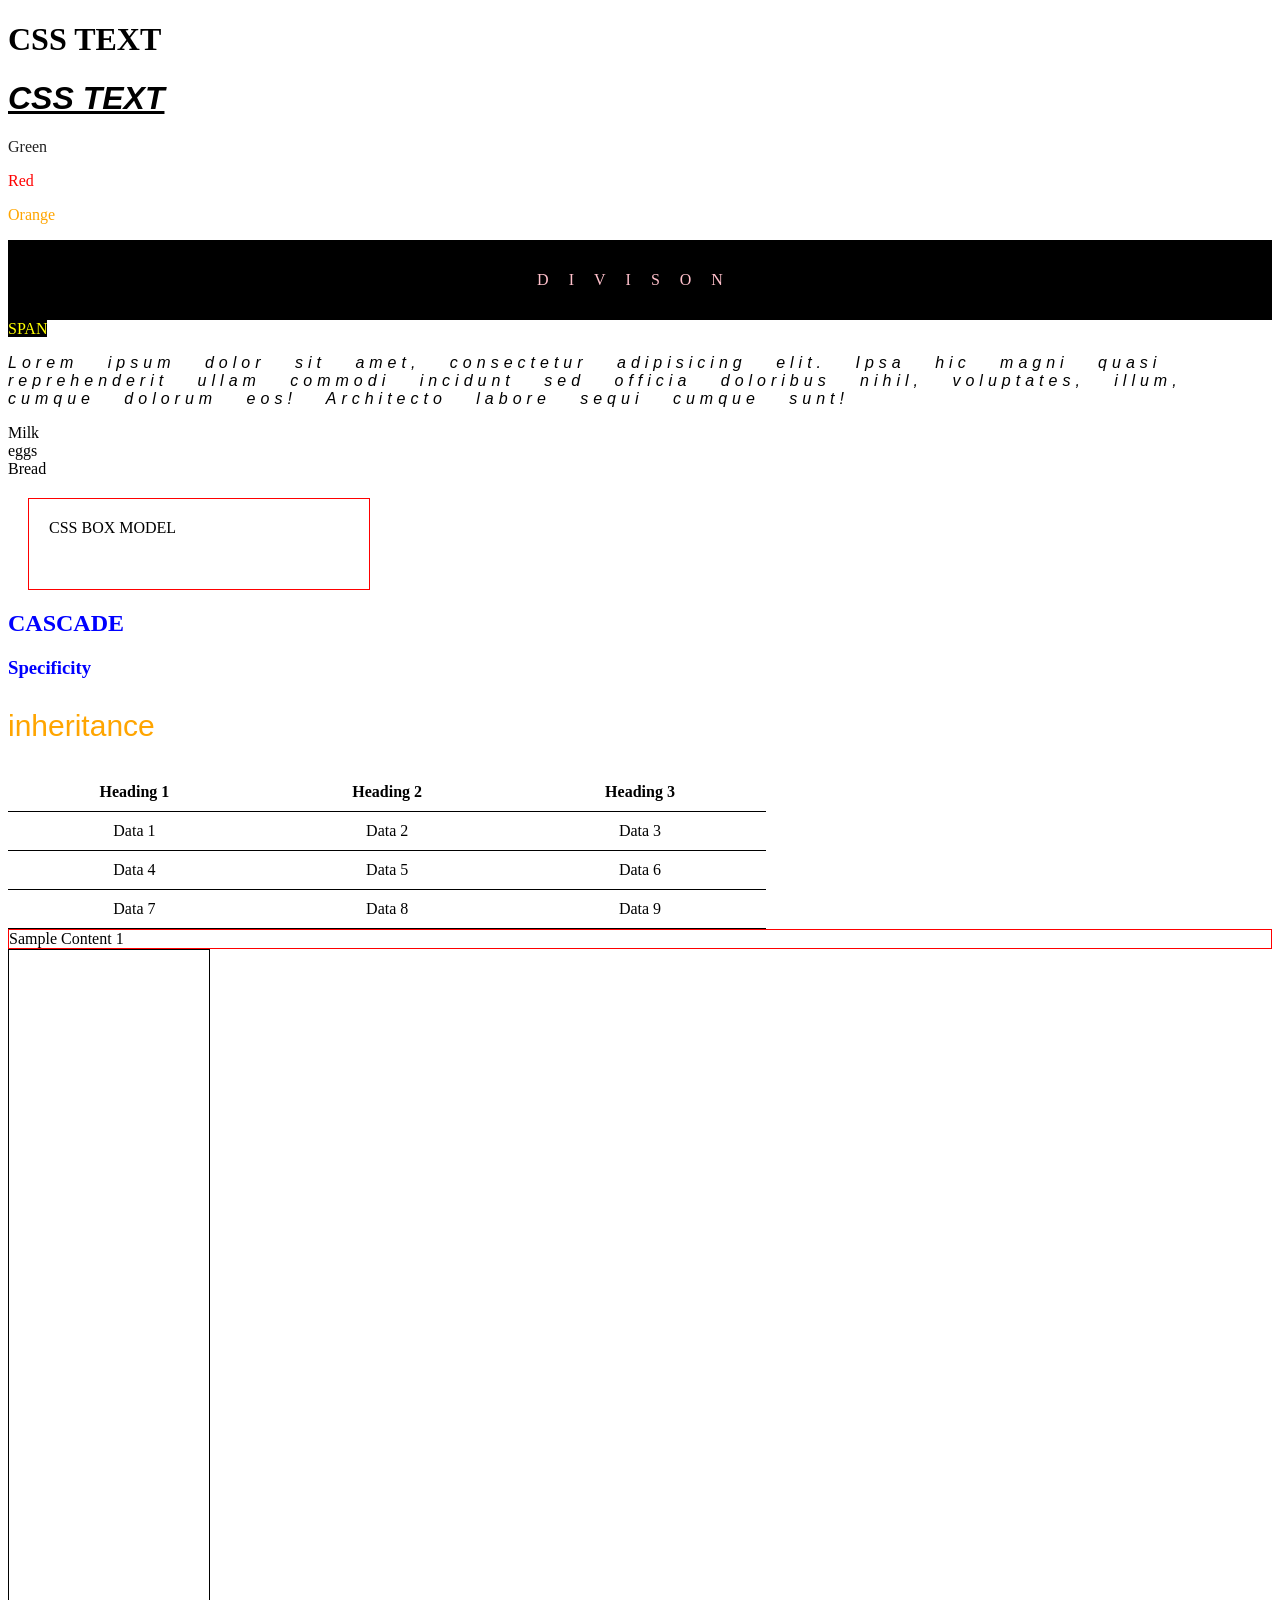
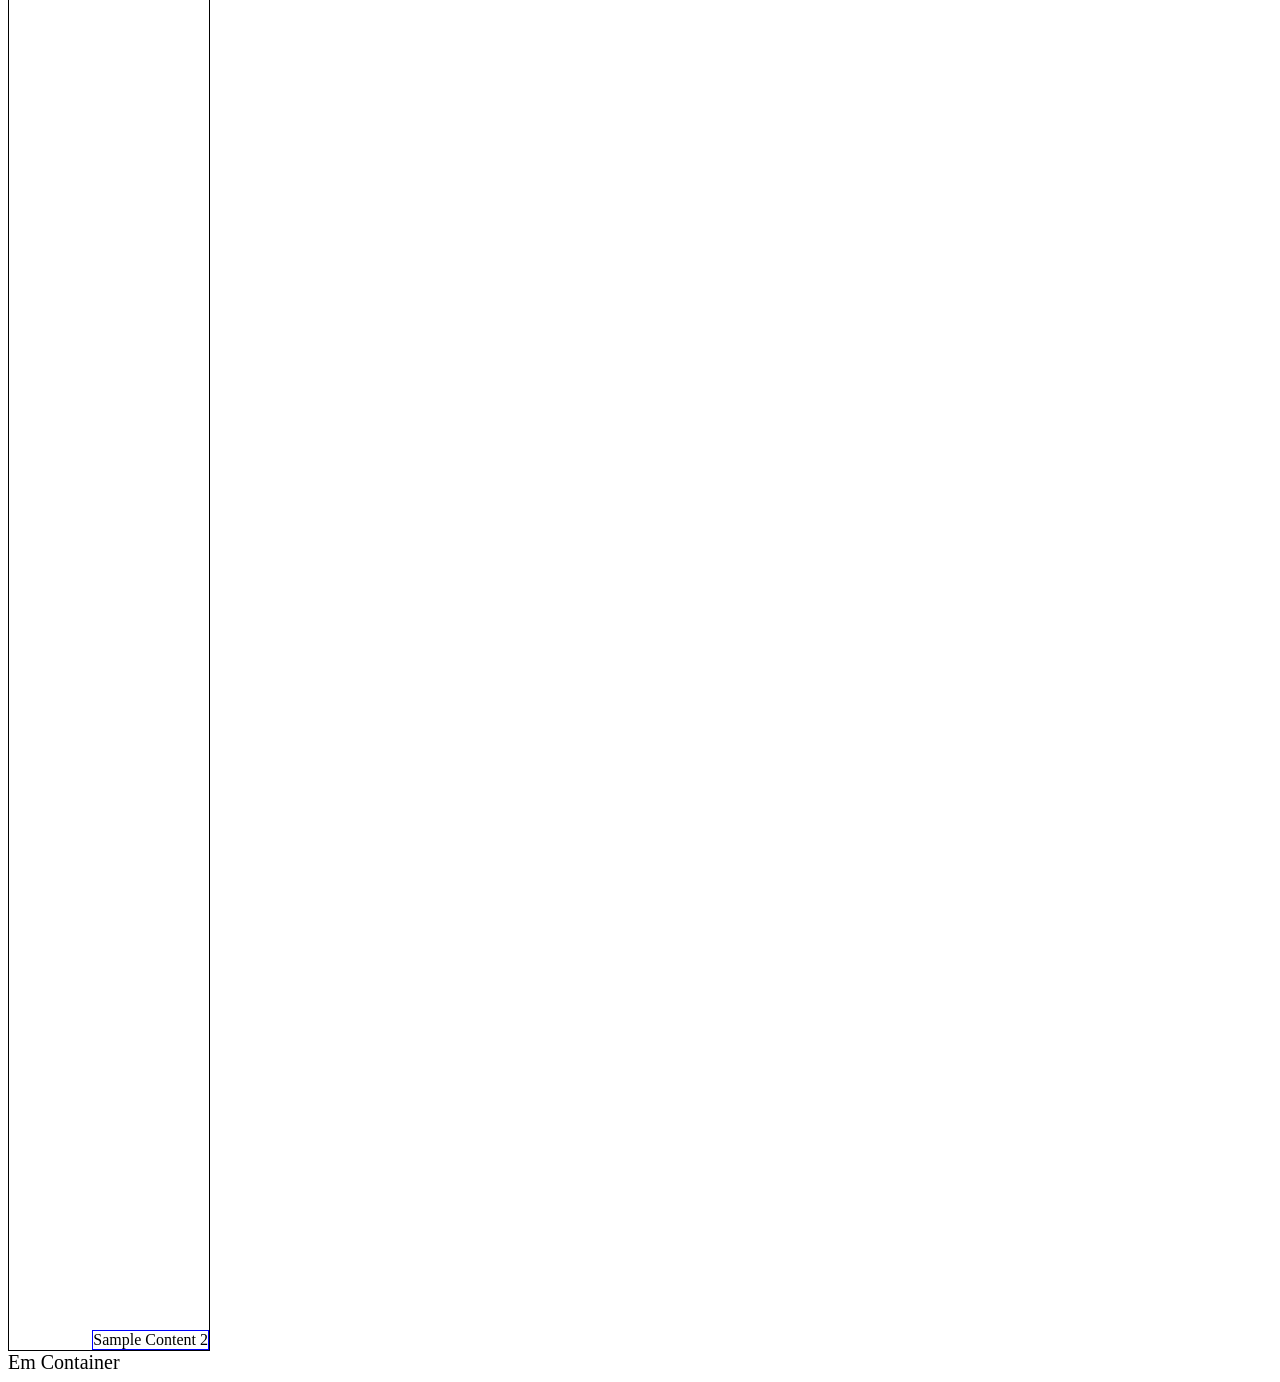
<file: css/index.html>
<!DOCTYPE html>
<html lang="en">
  <head>
    <meta charset="UTF-8" />
    <meta http-equiv="X-UA-Compatible" content="IE=edge" />
    <meta name="viewport" content="width=device-width, initial-scale=1.0" />
    <title>Document</title>
    <link rel="stylesheet" href="styles.css" />
  </head>
  <body>
    <h1>CSS TEXT</h1>
    <h1 class="font-styles">CSS TEXT</h1>

    <p class="go">Green</p>
    <p class="stop">Red</p>
    <p id="look">Orange</p>

    <div class="divison">DIVISON</div>
    <span class="span">SPAN</span>
    <p class="para">
      Lorem ipsum dolor sit amet, consectetur adipisicing elit. Ipsa hic magni
      quasi reprehenderit ullam commodi incidunt sed officia doloribus nihil,
      voluptates, illum, cumque dolorum eos! Architecto labore sequi cumque
      sunt!
    </p>

    <ul>
      <li>Milk</li>
      <li>eggs</li>
      <li>Bread</li>
    </ul>

    <div class="box-model">CSS BOX MODEL</div>

    <h2>CASCADE</h2>

    <h3 id="specificity" class="specificity">Specificity</h3>

    <div class="inheritance">
      <p>inheritance</p>
    </div>

    <table>
      <thead>
        <tr>
          <th>Heading 1</th>
          <th>Heading 2</th>
          <th>Heading 3</th>
        </tr>
      </thead>
      <tbody>
        <tr>
          <td>Data 1</td>
          <td>Data 2</td>
          <td>Data 3</td>
        </tr>
        <tr>
          <td>Data 4</td>
          <td>Data 5</td>
          <td>Data 6</td>
        </tr>
        <tr>
          <td>Data 7</td>
          <td>Data 8</td>
          <td>Data 9</td>
        </tr>
      </tbody>
    </table>

    <div class="content1">Sample Content 1</div>

    <div class="container">
      <span class="content2">Sample Content 2</span>
    </div>

    <div class="em-container">Em Container</div>
  </body>
</html>
</file>
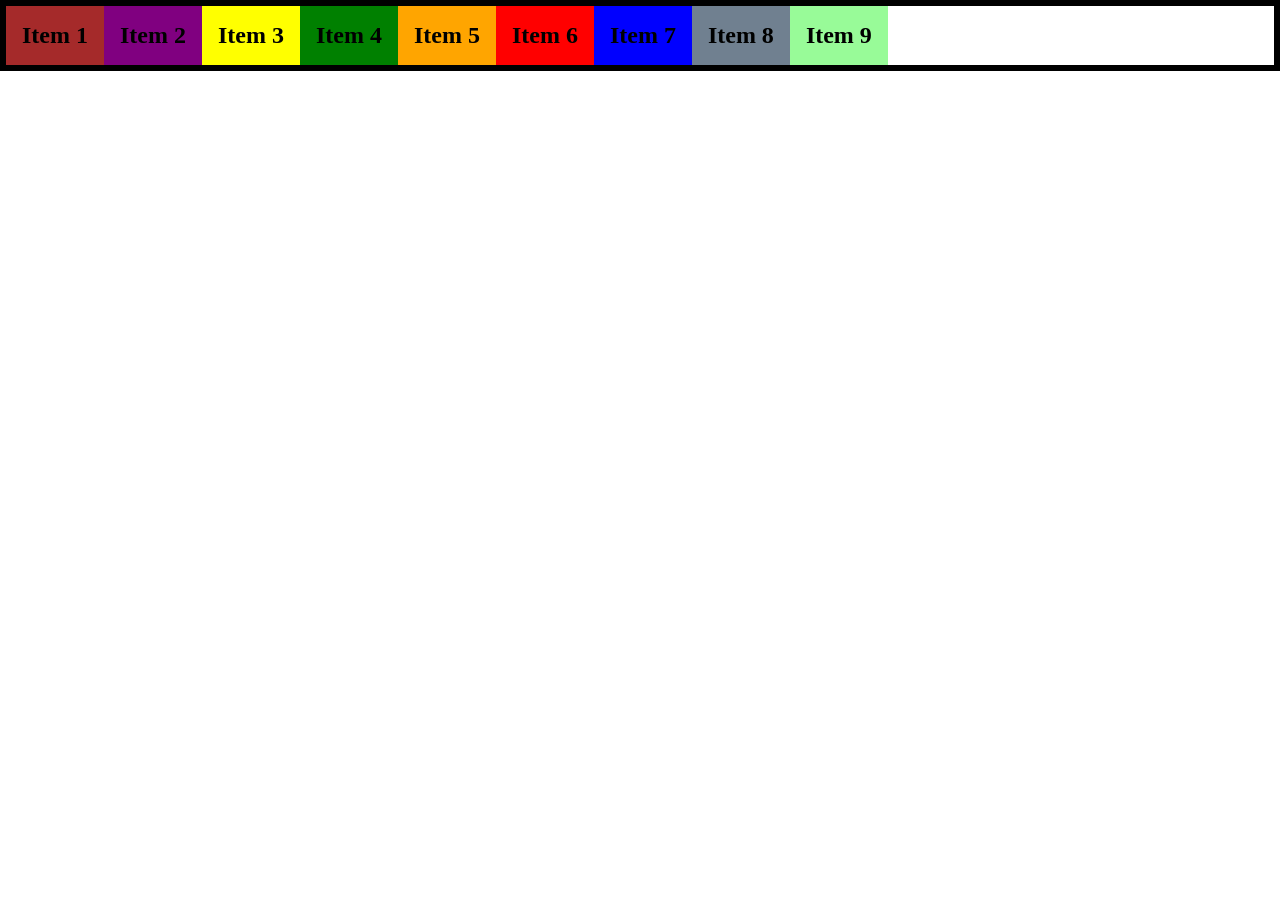
<file: flexbox/index.html>
<!DOCTYPE html>
<html lang="en">
<head>
    <meta charset="UTF-8">
    <meta http-equiv="X-UA-Compatible" content="IE=edge">
    <meta name="viewport" content="width=device-width, initial-scale=1.0">
    <title>Document</title>
    <link rel="stylesheet" href="styles.css">
</head>
<body>
    <div class="container">
        <div class="flex-item item1">Item 1</div>
        <div class="flex-item item2">Item 2</div>
        <div class="flex-item item3">Item 3</div>
        <div class="flex-item item4">Item 4</div>
        <div class="flex-item item5">Item 5</div>
        <div class="flex-item item6">Item 6</div>
        <div class="flex-item item7">Item 7</div>
        <div class="flex-item item8">Item 8</div>
        <div class="flex-item item9">Item 9</div>
    </div>
</body>
</html>
</file>
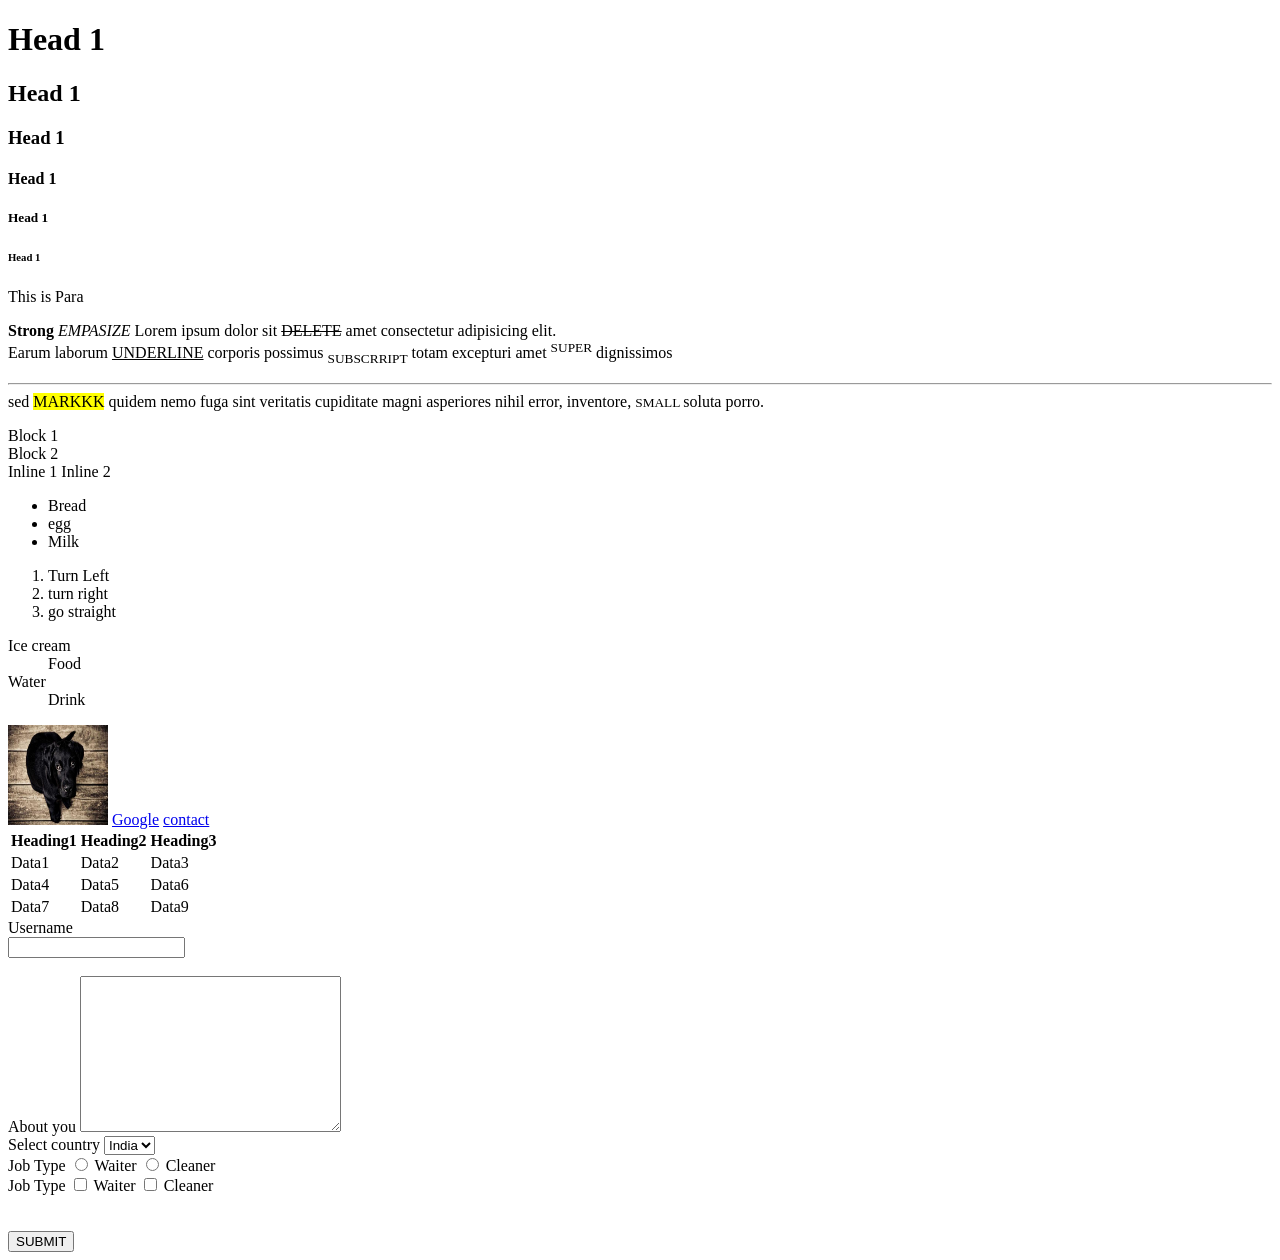
<file: html/index.html>
<!DOCTYPE html>
<html>
    <head>
        <title>HTML Crash</title>
        <meta charset="utf-8">
        <meta name="author" content="Aditya">
        <meta name="Description" content="This is a basic HTML page">
        <meta name="viewport" content="width-device-width, initial-scale-1.0">
    </head>
    <body>
        <h1>Head 1</h1>
        <h2>Head 1</h2>
        <h3>Head 1</h3>
        <h4>Head 1</h4>
        <h5>Head 1</h5>
        <h6>Head 1</h6>
        
        <p>This is Para</p>
        <p> <strong>Strong</strong> <em>EMPASIZE</em> Lorem ipsum dolor sit <del>DELETE</del> amet consectetur adipisicing elit. <br> Earum laborum <ins>UNDERLINE</ins> corporis possimus <sub>SUBSCRRIPT</sub> totam excepturi amet <sup>SUPER</sup> dignissimos <br> <hr> sed <mark>MARKKK</mark> quidem nemo fuga sint veritatis cupiditate magni asperiores nihil error, inventore, <small>SMALL </small> soluta porro.</p>

        <div>Block 1</div>
        <div>Block 2</div>

        <span>Inline 1</span>
        <span>Inline 2</span>

        <ul>
            <li>Bread</li>
            <li>egg</li>
            <li>Milk</li>
        </ul>

        <OL>
            <li>Turn Left</li>
            <li>turn right</li>
            <li>go straight</li>
        </OL>    

        <dl>
            <dt>Ice cream</dt>
            <dd>Food</dd>
            <dt>Water</dt>
            <dd>Drink</dd>
        </dl>

        <img src="temp.jpg" width="100" height="100" alt="dog">
        <a href="https://google.com" target="_blank">Google</a>
        <a href="contact.html">contact</a>

        <table>
            <thead>
                <tr>
                    <th>Heading1</th>
                    <th>Heading2</th>
                    <th>Heading3</th>
                </tr>
            </thead>
            <tbody>
                <tr>
                    <td>Data1</td>
                    <td>Data2</td>
                    <td>Data3</td>
                </tr>
                <tr>
                    <td>Data4</td>
                    <td>Data5</td>
                    <td>Data6</td>
                </tr>
                <tr>
                    <td>Data7</td>
                    <td>Data8</td>
                    <td>Data9</td>
                </tr>
            </tbody>
        </table>

        <form>
            <label for="username"> Username </label><br>
            <input type="text" id="username"><br>
            <br>
            <label for="about">About you</label>
            <textarea id="about" cols="30" rows="10"></textarea>
            <br>
            <label for="country">Select country</label>
            <select id="country">
                <option value="India">India</option>
                <option value="USA">USA</option>
                <option value="VN">VN</option>
            </select>
            <br>
            <label>Job Type</label>
            <input type="radio" name="jobtype" value="Waiter" id="Waiter">
            <label for="Waiter">Waiter</label>
            <input type="radio" name="jobtype" value="Cleaner" id="Cleaner">
            <label for="Cleaner">Cleaner</label>
            <br>
            <label for="job">Job Type</label>
            <input type="checkbox" name="jobtype" value="Waiter" id="Waiter">
            <label for="Waiter">Waiter</label>
            <input type="checkbox" name="jobtype" value="Cleaner" id="Cleaner">
            <label for="Cleaner">Cleaner</label>
            <br>
            <br>
            <br>
            <button>SUBMIT</button>
        </form>
    </body>
</html>
</file>
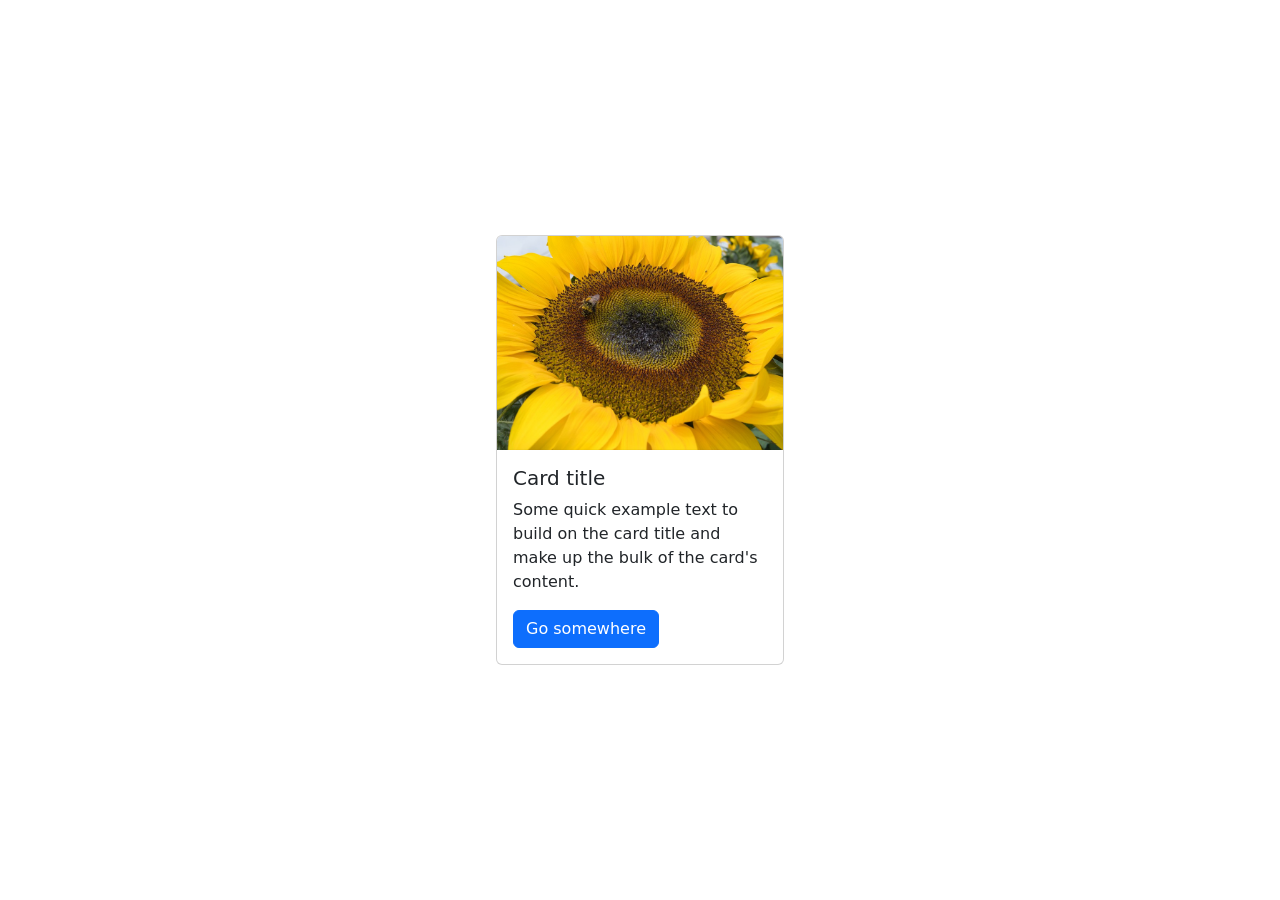
<file: angela yu prac/11.0 Bootstrap Intro/index.html>
<!doctype html>
<html lang="en">

<head>
  <meta charset="utf-8">
  <meta name="viewport" content="width=device-width, initial-scale=1">
  <title>Bootstrap</title>
  <link href="https://cdn.jsdelivr.net/npm/bootstrap@5.3.0/dist/css/bootstrap.min.css" rel="stylesheet" integrity="sha384-9ndCyUaIbzAi2FUVXJi0CjmCapSmO7SnpJef0486qhLnuZ2cdeRhO02iuK6FUUVM" crossorigin="anonymous">
  <style>
    .flex-container{
      display: flex;
      justify-content: center;
      height: 100vh;
      align-items: center;
    }
  </style>
</head>

<body>
  <div class="flex-container">
    <div class="card" style="width: 18rem;">
      <img src="flower.jpg" class="card-img-top" alt="...">
      <div class="card-body">
        <h5 class="card-title">Card title</h5>
        <p class="card-text">Some quick example text to build on the card title and make up the bulk of the card's content.</p>
        <a href="#" class="btn btn-primary">Go somewhere</a>
      </div>
    </div>
  </div>
</body>

</html>
</file>
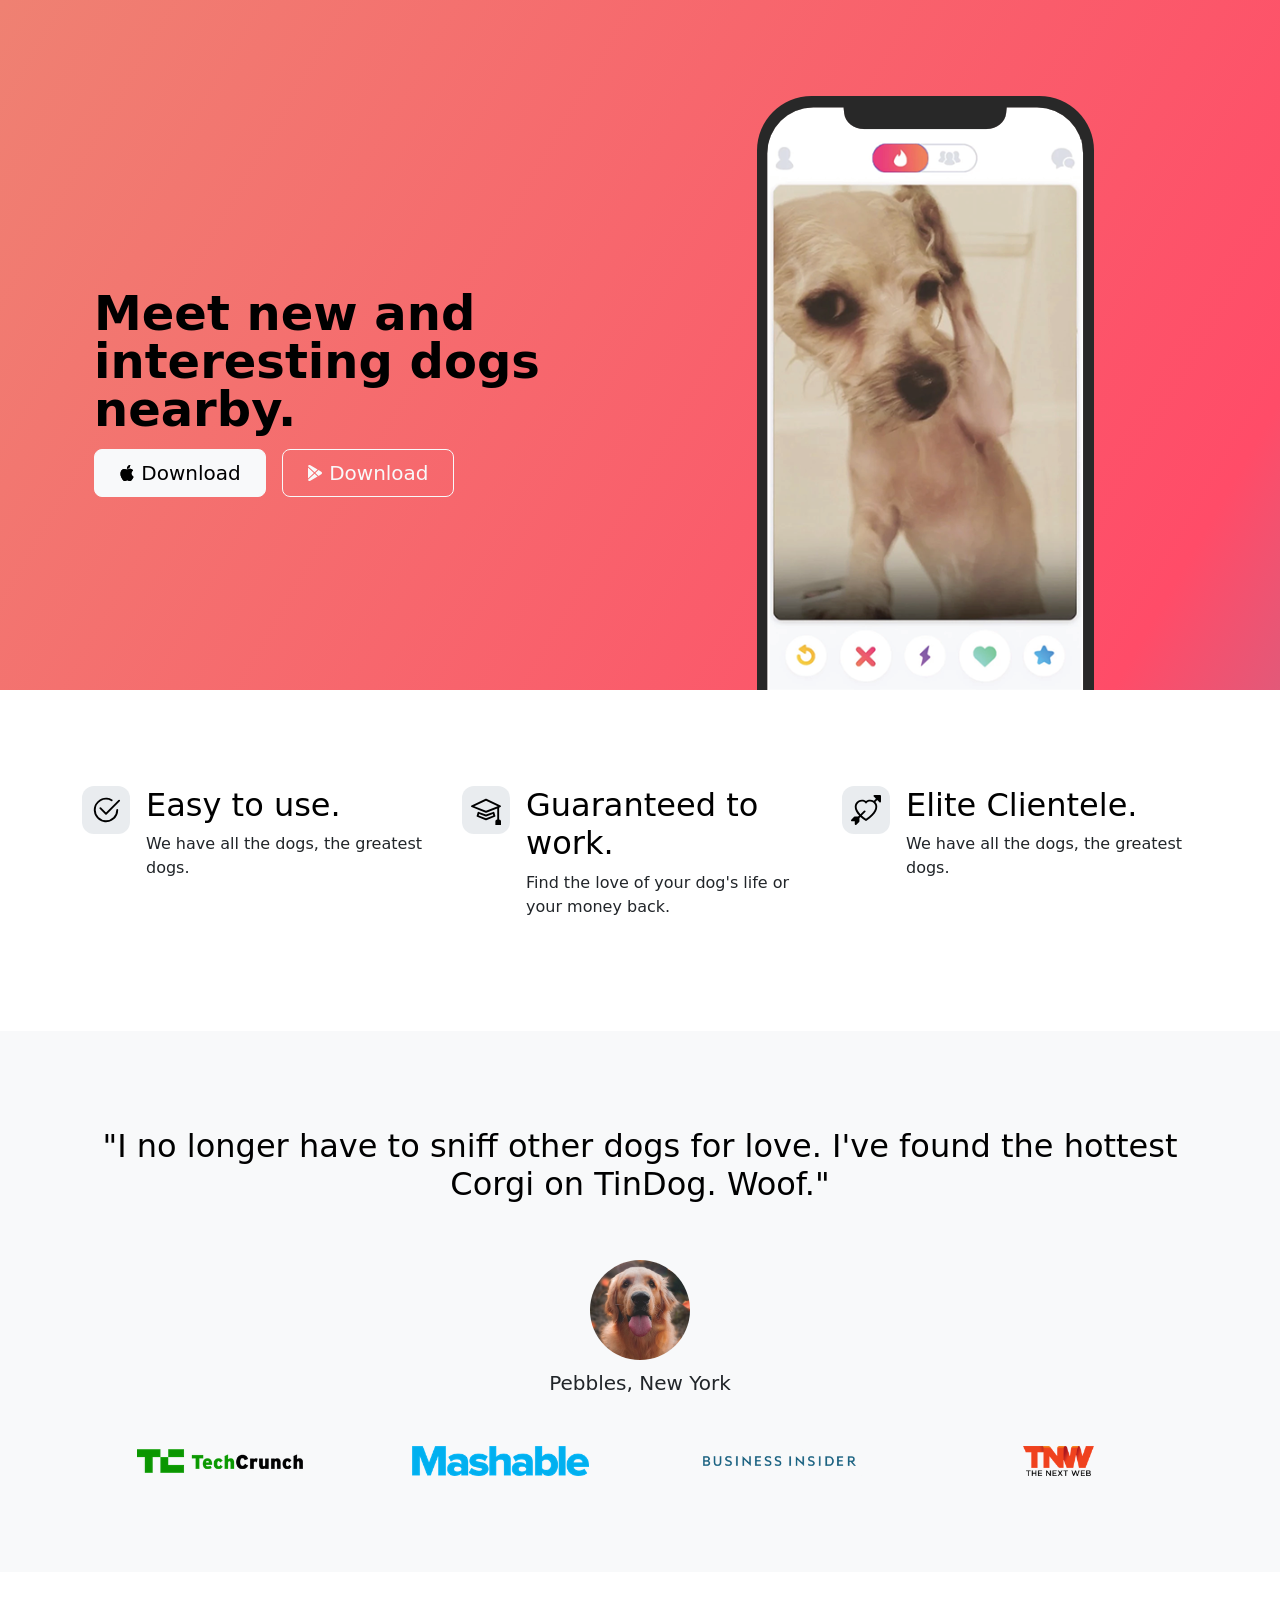
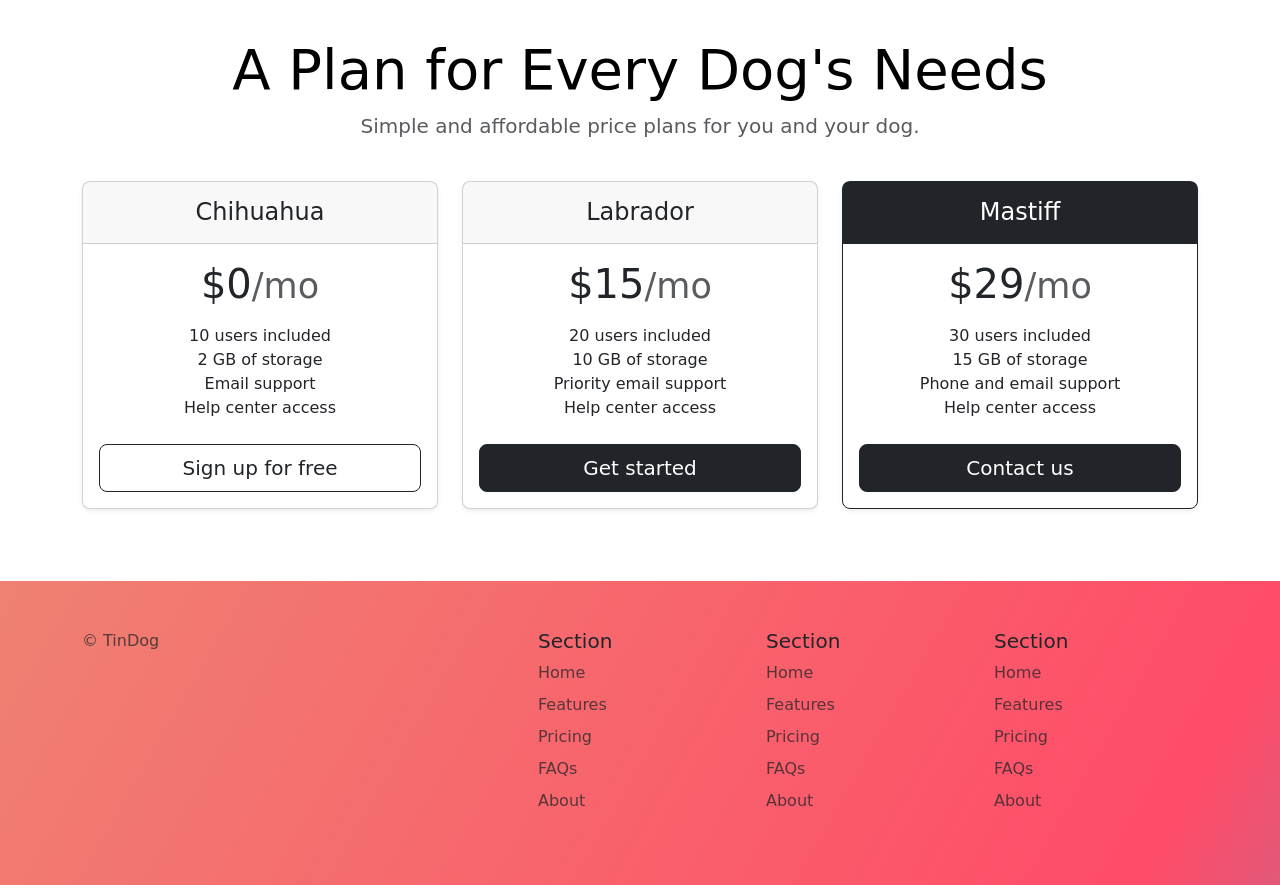
<file: angela yu prac/11.3 TinDog Project/index.html>
<!DOCTYPE html>
<html lang="en">

<head>
  <meta charset="UTF-8">
  <meta name="viewport" content="width=device-width, initial-scale=1.0">
  <title>TinDog</title>
  <link href="https://cdn.jsdelivr.net/npm/bootstrap@5.3.0/dist/css/bootstrap.min.css" rel="stylesheet" integrity="sha384-9ndCyUaIbzAi2FUVXJi0CjmCapSmO7SnpJef0486qhLnuZ2cdeRhO02iuK6FUUVM" crossorigin="anonymous">
  <link rel="stylesheet" href="./css/style.css">
</head>

<body>

  <!-- Title -->
  <section id="title" class="gradient-background">
    <div class="container col-xxl-8 px-4 pt-5">
      <div class="row flex-lg-row-reverse align-items-center g-5 pt-5">
        <div class="col-10 col-sm-8 col-lg-6">
          <img src="./images/iphone.png" class="d-block mx-lg-auto img-fluid" alt="App Demo" height="200" loading="lazy">
        </div>
        <div class="col-lg-6">
          <h1 class="display-5 fw-bold text-body-emphasis lh-1 mb-3">Meet new and interesting dogs nearby.</h1>
          <div class="d-grid gap-2 d-md-flex justify-content-md-start">
            <button type="button" class="btn btn-light btn-lg px-4 me-md-2"><svg xmlns="http://www.w3.org/2000/svg" width="16" height="16" fill="currentColor"
              class="bi bi-apple mb-1" viewBox="0 0 16 16">
<path
                d="M11.182.008C11.148-.03 9.923.023 8.857 1.18c-1.066 1.156-.902 2.482-.878 2.516.024.034 1.52.087 2.475-1.258.955-1.345.762-2.391.728-2.43Zm3.314 11.733c-.048-.096-2.325-1.234-2.113-3.422.212-2.189 1.675-2.789 1.698-2.854.023-.065-.597-.79-1.254-1.157a3.692 3.692 0 0 0-1.563-.434c-.108-.003-.483-.095-1.254.116-.508.139-1.653.589-1.968.607-.316.018-1.256-.522-2.267-.665-.647-.125-1.333.131-1.824.328-.49.196-1.422.754-2.074 2.237-.652 1.482-.311 3.83-.067 4.56.244.729.625 1.924 1.273 2.796.576.984 1.34 1.667 1.659 1.899.319.232 1.219.386 1.843.067.502-.308 1.408-.485 1.766-.472.357.013 1.061.154 1.782.539.571.197 1.111.115 1.652-.105.541-.221 1.324-1.059 2.238-2.758.347-.79.505-1.217.473-1.282Z" />
<path
                d="M11.182.008C11.148-.03 9.923.023 8.857 1.18c-1.066 1.156-.902 2.482-.878 2.516.024.034 1.52.087 2.475-1.258.955-1.345.762-2.391.728-2.43Zm3.314 11.733c-.048-.096-2.325-1.234-2.113-3.422.212-2.189 1.675-2.789 1.698-2.854.023-.065-.597-.79-1.254-1.157a3.692 3.692 0 0 0-1.563-.434c-.108-.003-.483-.095-1.254.116-.508.139-1.653.589-1.968.607-.316.018-1.256-.522-2.267-.665-.647-.125-1.333.131-1.824.328-.49.196-1.422.754-2.074 2.237-.652 1.482-.311 3.83-.067 4.56.244.729.625 1.924 1.273 2.796.576.984 1.34 1.667 1.659 1.899.319.232 1.219.386 1.843.067.502-.308 1.408-.485 1.766-.472.357.013 1.061.154 1.782.539.571.197 1.111.115 1.652-.105.541-.221 1.324-1.059 2.238-2.758.347-.79.505-1.217.473-1.282Z" />
</svg> Download</button>
            <button type="button" class="btn btn-outline-light btn-lg px-4"><svg xmlns="http://www.w3.org/2000/svg" width="16" height="16" fill="currentColor"
              class="bi bi-google-play mb-1" viewBox="0 0 16 16">
<path
                d="M14.222 9.374c1.037-.61 1.037-2.137 0-2.748L11.528 5.04 8.32 8l3.207 2.96 2.694-1.586Zm-3.595 2.116L7.583 8.68 1.03 14.73c.201 1.029 1.36 1.61 2.303 1.055l7.294-4.295ZM1 13.396V2.603L6.846 8 1 13.396ZM1.03 1.27l6.553 6.05 3.044-2.81L3.333.215C2.39-.341 1.231.24 1.03 1.27Z" />
</svg> Download</button>
          </div>
        </div>
      </div>
    </div>
  </section>
  <!-- Features -->
  <section id="features">
    <div class="container mt-5">
    <div class="row g-4 py-5 row-cols-1 row-cols-lg-3">
      <div class="col d-flex align-items-start">
        <div class="icon-square text-body-emphasis bg-body-secondary d-inline-flex align-items-center justify-content-center fs-4 flex-shrink-0 me-3">
          <svg xmlns="http://www.w3.org/2000/svg" height="30" fill="currentColor" class="bi bi-check2-circle"
              viewBox="0 0 16 16">
<path
                d="M2.5 8a5.5 5.5 0 0 1 8.25-4.764.5.5 0 0 0 .5-.866A6.5 6.5 0 1 0 14.5 8a.5.5 0 0 0-1 0 5.5 5.5 0 1 1-11 0z" />
<path
                d="M15.354 3.354a.5.5 0 0 0-.708-.708L8 9.293 5.354 6.646a.5.5 0 1 0-.708.708l3 3a.5.5 0 0 0 .708 0l7-7z" />
</svg>
        </div>
        <div>
          <h3 class="fs-2 text-body-emphasis">Easy to use.</h3>
          <p>We have all the dogs, the greatest dogs.</p>
        </div>
      </div>
      <div class="col d-flex align-items-start">
        <div class="icon-square text-body-emphasis bg-body-secondary d-inline-flex align-items-center justify-content-center fs-4 flex-shrink-0 me-3">
          <svg xmlns="http://www.w3.org/2000/svg" height="30" fill="currentColor" class="bi bi-mortarboard" viewBox="0 0 16 16">
            <path d="M8.211 2.047a.5.5 0 0 0-.422 0l-7.5 3.5a.5.5 0 0 0 .025.917l7.5 3a.5.5 0 0 0 .372 0L14 7.14V13a1 1 0 0 0-1 1v2h3v-2a1 1 0 0 0-1-1V6.739l.686-.275a.5.5 0 0 0 .025-.917l-7.5-3.5ZM8 8.46 1.758 5.965 8 3.052l6.242 2.913L8 8.46Z"/>
            <path d="M4.176 9.032a.5.5 0 0 0-.656.327l-.5 1.7a.5.5 0 0 0 .294.605l4.5 1.8a.5.5 0 0 0 .372 0l4.5-1.8a.5.5 0 0 0 .294-.605l-.5-1.7a.5.5 0 0 0-.656-.327L8 10.466 4.176 9.032Zm-.068 1.873.22-.748 3.496 1.311a.5.5 0 0 0 .352 0l3.496-1.311.22.748L8 12.46l-3.892-1.556Z"/>
            </svg>
        </div>
        <div>
          <h3 class="fs-2 text-body-emphasis">Guaranteed to work.</h3>
          <p>Find the love of your dog's life or your money back.</p>
        </div>
      </div>
      <div class="col d-flex align-items-start">
        <div class="icon-square text-body-emphasis bg-body-secondary d-inline-flex align-items-center justify-content-center fs-4 flex-shrink-0 me-3">
          <svg xmlns="http://www.w3.org/2000/svg" height="30" fill="currentColor" class="bi bi-arrow-through-heart"
              viewBox="0 0 16 16">
<path fill-rule="evenodd"
                d="M2.854 15.854A.5.5 0 0 1 2 15.5V14H.5a.5.5 0 0 1-.354-.854l1.5-1.5A.5.5 0 0 1 2 11.5h1.793l.53-.53c-.771-.802-1.328-1.58-1.704-2.32-.798-1.575-.775-2.996-.213-4.092C3.426 2.565 6.18 1.809 8 3.233c1.25-.98 2.944-.928 4.212-.152L13.292 2 12.147.854A.5.5 0 0 1 12.5 0h3a.5.5 0 0 1 .5.5v3a.5.5 0 0 1-.854.354L14 2.707l-1.006 1.006c.236.248.44.531.6.845.562 1.096.585 2.517-.213 4.092-.793 1.563-2.395 3.288-5.105 5.08L8 13.912l-.276-.182a21.86 21.86 0 0 1-2.685-2.062l-.539.54V14a.5.5 0 0 1-.146.354l-1.5 1.5Zm2.893-4.894A20.419 20.419 0 0 0 8 12.71c2.456-1.666 3.827-3.207 4.489-4.512.679-1.34.607-2.42.215-3.185-.817-1.595-3.087-2.054-4.346-.761L8 4.62l-.358-.368c-1.259-1.293-3.53-.834-4.346.761-.392.766-.464 1.845.215 3.185.323.636.815 1.33 1.519 2.065l1.866-1.867a.5.5 0 1 1 .708.708L5.747 10.96Z" />
</svg>
        </div>
        <div>
          <h3 class="fs-2 text-body-emphasis">Elite Clientele.</h3>
          <p>We have all the dogs, the greatest dogs.</p>
        </div>
      </div>
    </div>
  </div>
  </section>
  <!-- Testimonial -->
  <section id="testimonial">
    <div class="my-5">
      <div class="p-5 text-center bg-body-tertiary">
        <div class="container py-5">
          <h2 class="text-body-emphasis ">"I no longer have to sniff other dogs for love. I've found the hottest Corgi on TinDog. Woof."</h2>
          <img src="./images/dog-img.jpg" class="profile-img mt-5">
          <p class="col-lg-8 mx-auto lead mt-2">
            Pebbles, New York
          </p>
          <div class="container mt-5">
            <div class="row">
              <div class="col lg-3 col sm-12">
                <img src="./images/techcrunch.png" alt="techcrunch" height="30">
              </div>
              <div class="col lg-3 col sm-12">
                <img src="./images/mashable.png" alt="mashable" height="30">
              </div>
              <div class="col lg-3 col sm-12">
                <img src="./images/bizinsider.png" alt="bizinsider" height="30">
              </div>
              <div class="col lg-3 col sm-12">
                <img src="./images/tnw.png" alt="tnw" height="30">
              </div>
            </div>
          </div>
        </div>
      </div>
    </div>

  </section>
  <!-- Pricing -->
  <section id="pricing">
    <div class="container">
      <div class="pricing-header p-3 pb-md-4 mx-auto text-center">
        <h1 class="display-4 fw-normal text-body-emphasis">A Plan for Every Dog's Needs</h1>
        <p class="fs-5 text-body-secondary">Simple and affordable price plans for you and your dog.</p>
      </div>
      <div class="row row-cols-1 row-cols-md-3 mb-3 text-center">
        <div class="col">
          <div class="card mb-4 rounded-3 shadow-sm">
            <div class="card-header py-3">
              <h4 class="my-0 fw-normal">Chihuahua</h4>
            </div>
            <div class="card-body">
              <h1 class="card-title pricing-card-title">$0<small class="text-body-secondary fw-light">/mo</small></h1>
              <ul class="list-unstyled mt-3 mb-4">
                <li>10 users included</li>
                <li>2 GB of storage</li>
                <li>Email support</li>
                <li>Help center access</li>
              </ul>
              <button type="button" class="w-100 btn btn-lg btn-outline-dark">Sign up for free</button>
            </div>
          </div>
        </div>
        <div class="col">
          <div class="card mb-4 rounded-3 shadow-sm">
            <div class="card-header py-3">
              <h4 class="my-0 fw-normal">Labrador</h4>
            </div>
            <div class="card-body">
              <h1 class="card-title pricing-card-title">$15<small class="text-body-secondary fw-light">/mo</small></h1>
              <ul class="list-unstyled mt-3 mb-4">
                <li>20 users included</li>
                <li>10 GB of storage</li>
                <li>Priority email support</li>
                <li>Help center access</li>
              </ul>
              <button type="button" class="w-100 btn btn-lg btn-dark">Get started</button>
            </div>
          </div>
        </div>
        <div class="col">
          <div class="card mb-4 rounded-3 shadow-sm border-dark">
            <div class="card-header py-3 text-bg-dark border-dark">
              <h4 class="my-0 fw-normal">Mastiff</h4>
            </div>
            <div class="card-body">
              <h1 class="card-title pricing-card-title">$29<small class="text-body-secondary fw-light">/mo</small></h1>
              <ul class="list-unstyled mt-3 mb-4">
                <li>30 users included</li>
                <li>15 GB of storage</li>
                <li>Phone and email support</li>
                <li>Help center access</li>
              </ul>
              <button type="button" class="w-100 btn btn-lg btn-dark">Contact us</button>
            </div>
          </div>
        </div>
      </div>
    </div>
  </section>
  <!-- Footer -->
  <section id="footer" class="gradient-background">
    <div class="container">
      <footer class="row row-cols-1 row-cols-sm-2 row-cols-md-5 py-5 mt-5">
        <div class="col mb-3">
          
          <p class="text-body-secondary">© TinDog</p>
        </div>
    
        <div class="col mb-3">
    
        </div>
    
        <div class="col mb-3">
          <h5>Section</h5>
          <ul class="nav flex-column">
            <li class="nav-item mb-2"><a href="#" class="nav-link p-0 text-body-secondary">Home</a></li>
            <li class="nav-item mb-2"><a href="#" class="nav-link p-0 text-body-secondary">Features</a></li>
            <li class="nav-item mb-2"><a href="#" class="nav-link p-0 text-body-secondary">Pricing</a></li>
            <li class="nav-item mb-2"><a href="#" class="nav-link p-0 text-body-secondary">FAQs</a></li>
            <li class="nav-item mb-2"><a href="#" class="nav-link p-0 text-body-secondary">About</a></li>
          </ul>
        </div>
    
        <div class="col mb-3">
          <h5>Section</h5>
          <ul class="nav flex-column">
            <li class="nav-item mb-2"><a href="#" class="nav-link p-0 text-body-secondary">Home</a></li>
            <li class="nav-item mb-2"><a href="#" class="nav-link p-0 text-body-secondary">Features</a></li>
            <li class="nav-item mb-2"><a href="#" class="nav-link p-0 text-body-secondary">Pricing</a></li>
            <li class="nav-item mb-2"><a href="#" class="nav-link p-0 text-body-secondary">FAQs</a></li>
            <li class="nav-item mb-2"><a href="#" class="nav-link p-0 text-body-secondary">About</a></li>
          </ul>
        </div>
    
        <div class="col mb-3">
          <h5>Section</h5>
          <ul class="nav flex-column">
            <li class="nav-item mb-2"><a href="#" class="nav-link p-0 text-body-secondary">Home</a></li>
            <li class="nav-item mb-2"><a href="#" class="nav-link p-0 text-body-secondary">Features</a></li>
            <li class="nav-item mb-2"><a href="#" class="nav-link p-0 text-body-secondary">Pricing</a></li>
            <li class="nav-item mb-2"><a href="#" class="nav-link p-0 text-body-secondary">FAQs</a></li>
            <li class="nav-item mb-2"><a href="#" class="nav-link p-0 text-body-secondary">About</a></li>
          </ul>
        </div>
      </footer>
    </div>
  </section>
</body>

</html>
</file>
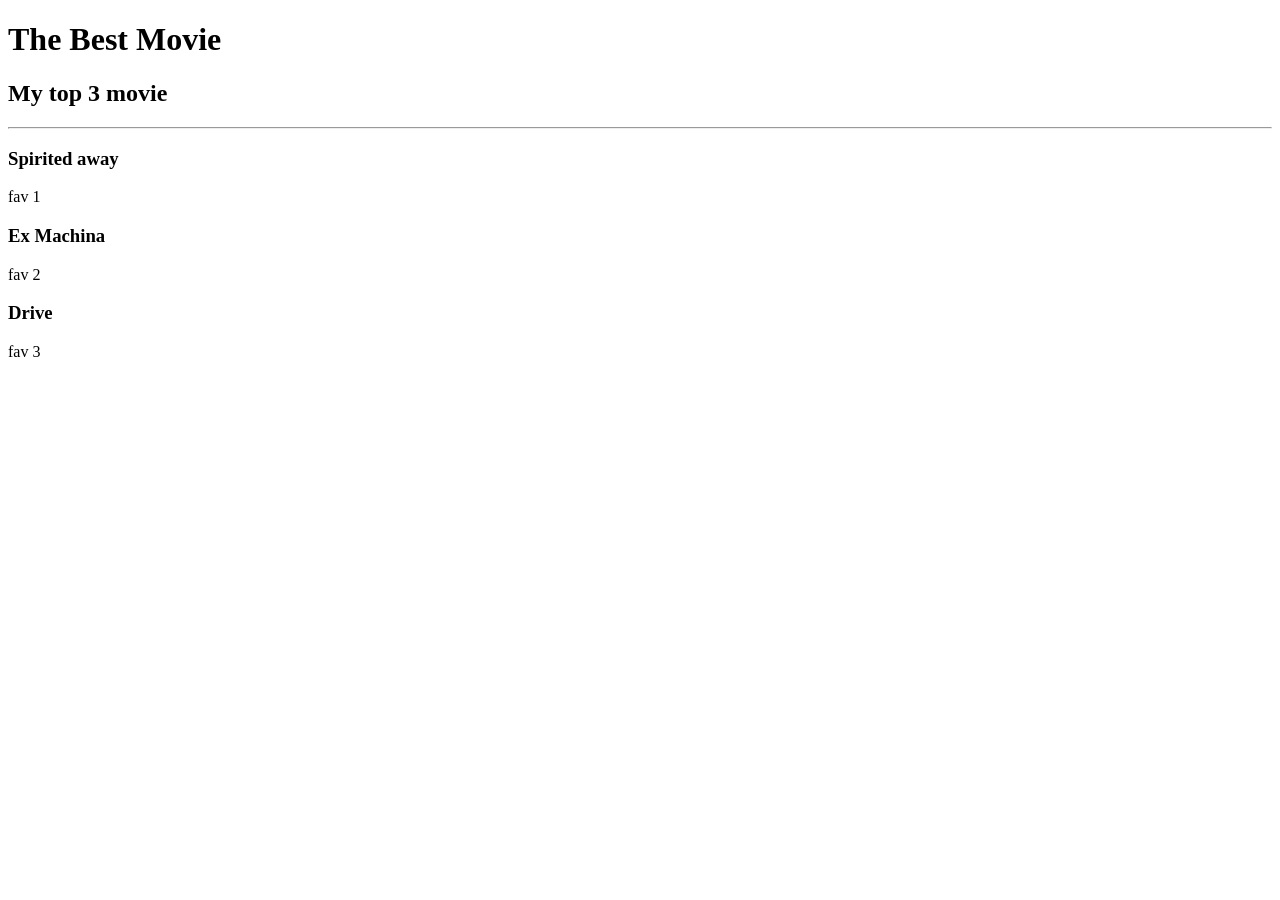
<file: angela yu prac/2.4 Movie Ranking Project/index.html>
<!DOCTYPE html>
<html lang="en">
<head>
    <meta charset="UTF-8">
    <meta name="viewport" content="width=device-width, initial-scale=1.0">
    <title>HTML</title>
</head>
<body>
    <h1>The Best Movie</h1>
    <h2>My top 3 movie</h2>
    <hr>
    <h3>Spirited away</h3>
    <p>fav 1</p>
    <h3>Ex Machina</h3>
    <p>fav 2</p>
    <h3>Drive</h3>
    <p>fav 3</p>

</body>
</html>
</file>
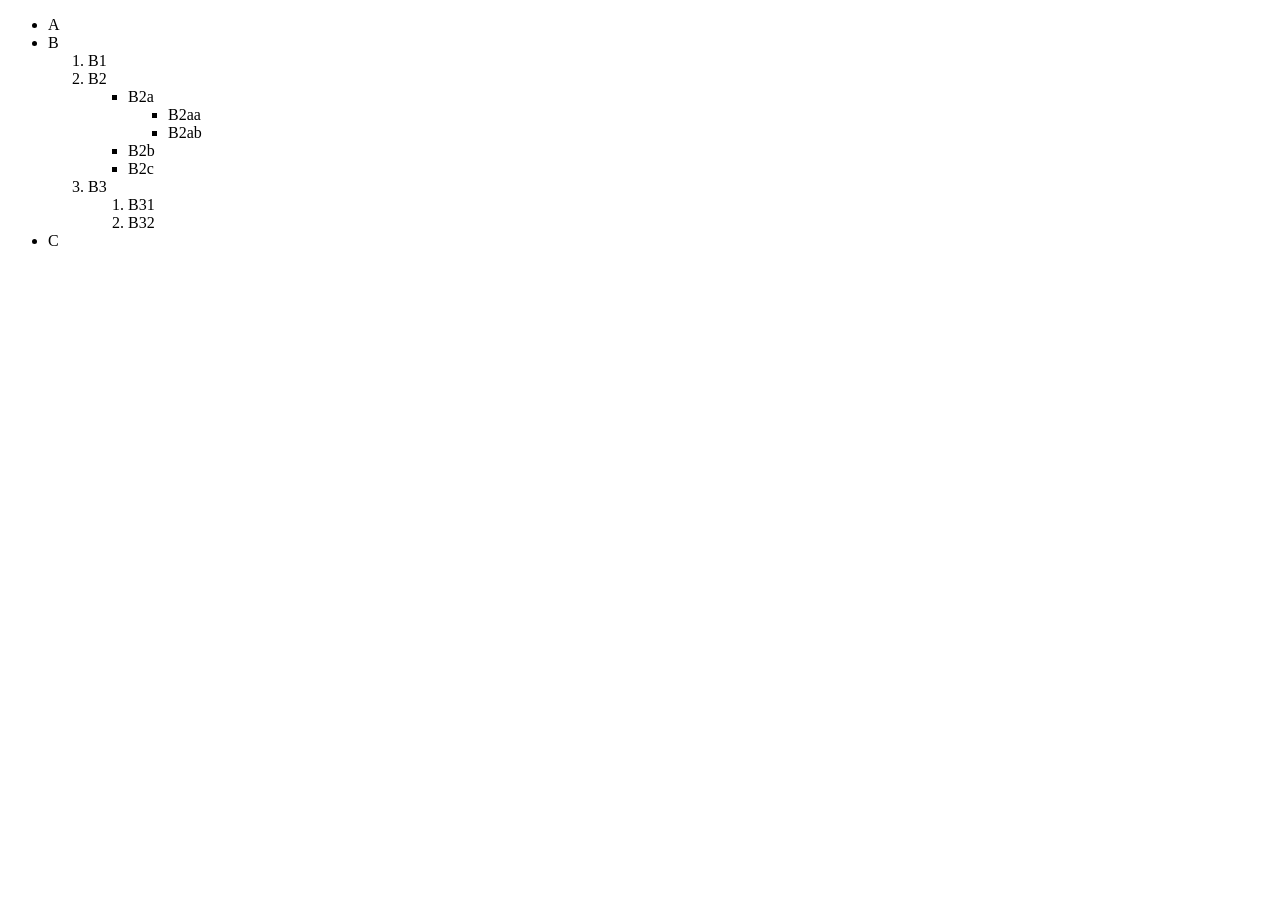
<file: angela yu prac/3.1 Nesting and Indentation/index.html>
<!DOCTYPE html>
<html lang="en">
<head>
    <meta charset="UTF-8">
    <meta name="viewport" content="width=device-width, initial-scale=1.0">
    <title>Document</title>
</head>
<body>
    <ul>
        <li>A</li>
        <li>B</li>
        <ol>
            <li>B1</li>
            <li>B2</li>
            <ul>
                <li>B2a</li>
                <ul>
                    <li>B2aa</li>
                    <li>B2ab</li>
                </ul>
                <li>B2b</li>
                <li>B2c</li>
            </ul>
            <li>B3</li>
            <ol>
                <li>B31</li>
                <li>B32</li>
            </ol>
        </ol>
        <li>C</li>
    </ul>
</body>
</html>
</file>
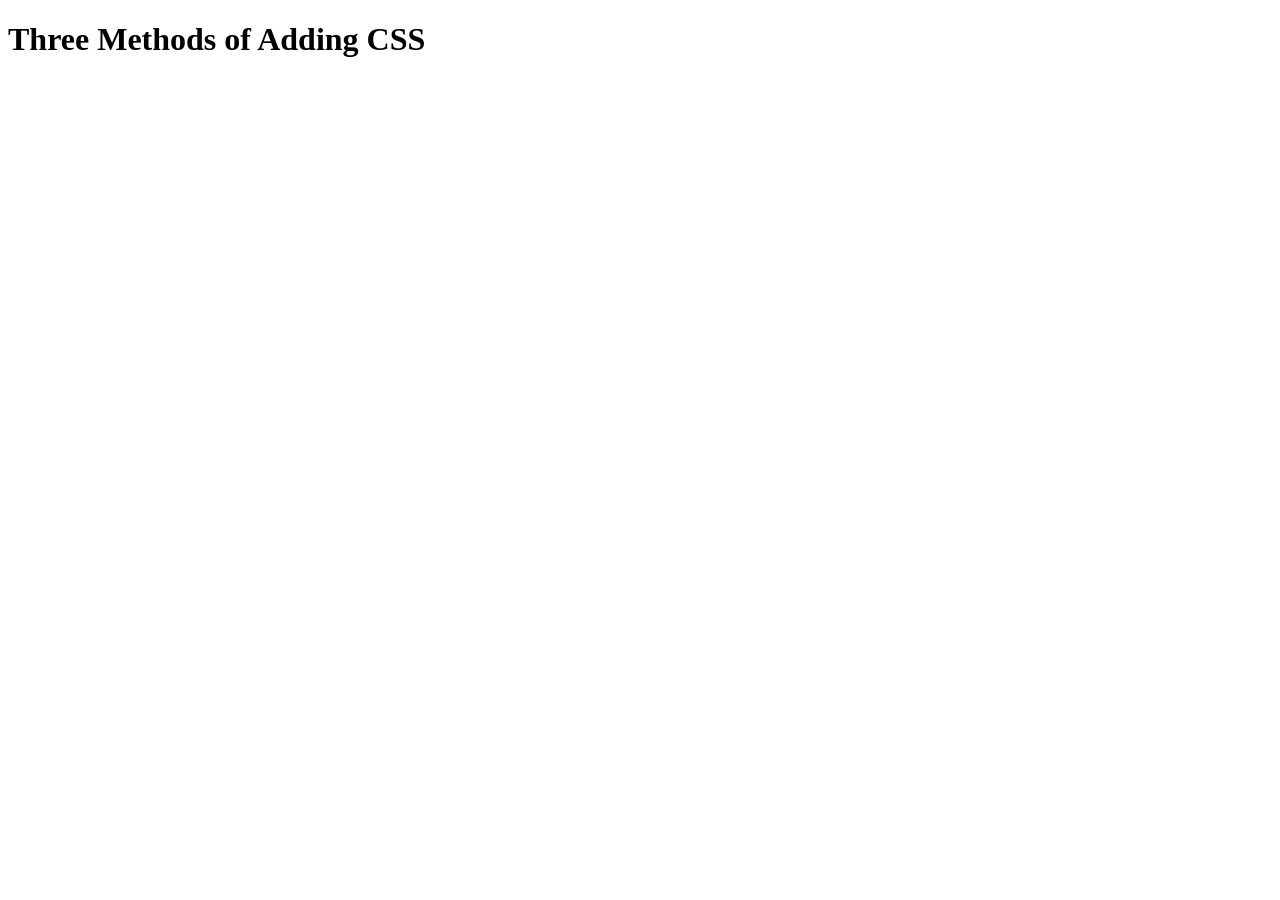
<file: angela yu prac/5.1. Adding CSS/index.html>
<!DOCTYPE html>
<html lang="en">

<head>
  <meta charset="UTF-8">
  <title>Adding CSS</title>
</head>

<body>
  <h1>Three Methods of Adding CSS</h1>
  <!-- Create 3 Links to The 3 Webpages: inline, internal and external -->
</body>

</html>
</file>
<file: css/styles.css>
.go {
  color: rgba(0, 0, 0, 0.87);
}

.stop {
  color: red;
}

#look {
  color: orange;
}

.span {
  color: yellow;
  background-color: black;
}

.divison {
  color: pink;
  background-color: black;
  text-align: center;
  line-height: 5;
  letter-spacing: 20px;
}
.font-styles {
  font-family: Verdana, Geneva, Tahoma, sans-serif;
  font-style: italic;
  font-weight: bold;
  text-decoration: underline;
}

.para {
  font-family: Verdana, Geneva, Tahoma, sans-serif;
  font-style: italic;
  word-spacing: 20px;
  letter-spacing: 5px;
}

ul {
  list-style-type: none;
  margin: 0;
  padding: 0;
}

.box-model {
  border: 1px solid red;
  height: 50px;
  width: 300px;
  padding: 20px;
  margin: 20px;
}

h2 {
  color: red;
}

h2 {
  color: blue;
}

.specificity{
  color: red;
}

h3{
  color: blue !important;
}

#specificity{
  color: green;
}

.inheritance{
  color: orange;
  font-family: 'Segoe UI', Tahoma, Geneva, Verdana, sans-serif;
  font-size: 30px;
}

th, td {
  border-bottom: 1px solid black;
  padding: 10px;
}

table{
  border-collapse: collapse;
  width: 60%;
}

td{
  text-align: center;
  
}

.content1 {
  border: 1px solid red;
  position: sticky;
  top: 50px;
  left: 50px;
}
.content2 {
  border: 1px solid blue;
  position: absolute;
  bottom: 0px;
  right: 0px;
}

.container {
  position: relative;
  width: 200px;
  height: 2000px;
  border: 1px solid black;
}

.em-container{
  font-size: 20px;
  
}
</file>
<file: flexbox/styles.css>
body {
    margin: 0;
}

.container {
    display: flex;
    border: 6px solid black;
    /* height: 400px; */
   /* flex-direction: column; */
    /* flex-wrap: wrap ; */
    
}

.flex-item{
    color: black;
    font-weight: bold;
    font-size: 1.5rem;
    padding: 1rem;
    text-align: center;
}

.item1 {
    background-color: brown;
}
.item2 {
    background-color: purple;
}
.item3 {
    background-color: yellow;
}
.item4 {
    background-color: green;
}
.item5 {
    background-color: orange;
}
.item6 {
    background-color: red;
}
.item7 {
    background-color: blue;
}
.item8 {
    background-color: slategrey;
}
.item9 {
    background-color: palegreen;
}
</file>
<file: angela yu prac/11.3 TinDog Project/css/style.css>
.gradient-background {
  background: linear-gradient(300deg, #00bfff, #ff4c68, #ef8172);
  background-size: 180% 180%;
  animation: gradient-animation 18s ease infinite;
}

@keyframes gradient-animation {
  0% {
    background-position: 0% 50%;
  }
  50% {
    background-position: 100% 50%;
  }
  100% {
    background-position: 0% 50%;
  }
}

.icon-square {
  width: 3rem;
  height: 3rem;
  border-radius: 0.75rem;
}

.profile-img {
  height: 100px;
  border-radius: 50%;
}
</file>
